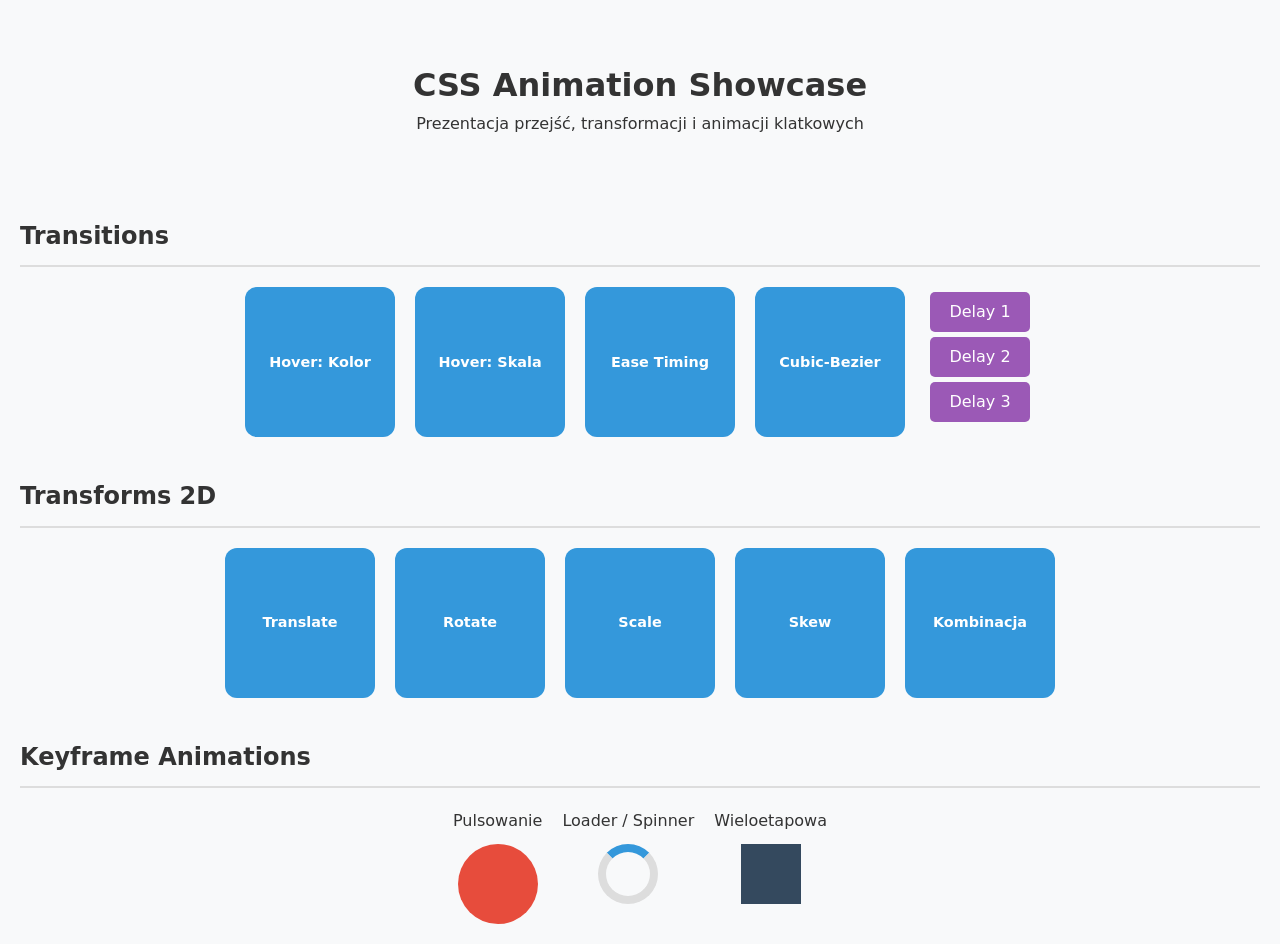
<file: Animacje i Transformacje/index.html>
<!DOCTYPE html>
<html lang="pl">
<head>
    <meta charset="UTF-8">
    <meta name="viewport" content="width=device-width, initial-scale=1.0">
    <title>CSS Animation Showcase</title>
    <link rel="stylesheet" href="style.css">
</head>
<body>

    <header>
        <h1 class="slide-in-text">CSS Animation Showcase</h1>
        <p>Prezentacja przejść, transformacji i animacji klatkowych</p>
    </header>

    <main>
        <section>
            <h2> Transitions</h2>
            <div class="showcase-grid">
                <div class="box trans-color">Hover: Kolor</div>
                <div class="box trans-scale">Hover: Skala</div>
                <div class="box trans-ease">Ease Timing</div>
                <div class="box trans-bezier">Cubic-Bezier</div>
                
                <div class="cascade-container">
                    <div class="cascade-item">Delay 1</div>
                    <div class="cascade-item">Delay 2</div>
                    <div class="cascade-item">Delay 3</div>
                </div>
            </div>
        </section>

        <section>
            <h2> Transforms 2D</h2>
            <div class="showcase-grid">
                <div class="box tf-translate">Translate</div>
                <div class="box tf-rotate">Rotate</div>
                <div class="box tf-scale">Scale</div>
                <div class="box tf-skew">Skew</div>
                <div class="box tf-combo">Kombinacja</div>
            </div>
        </section>

        <section>
            <h2> Keyframe Animations</h2>
            <div class="showcase-grid">
                <div class="animation-unit">
                    <p>Pulsowanie</p>
                    <div class="pulse-element"></div>
                </div>
                
                <div class="animation-unit">
                    <p>Loader / Spinner</p>
                    <div class="spinner"></div>
                </div>

                <div class="animation-unit">
                    <p>Wieloetapowa</p>
                    <div class="multi-stage"></div>
                </div>
            </div>
        </section>
    </main>

    </body>
</html>
</file>
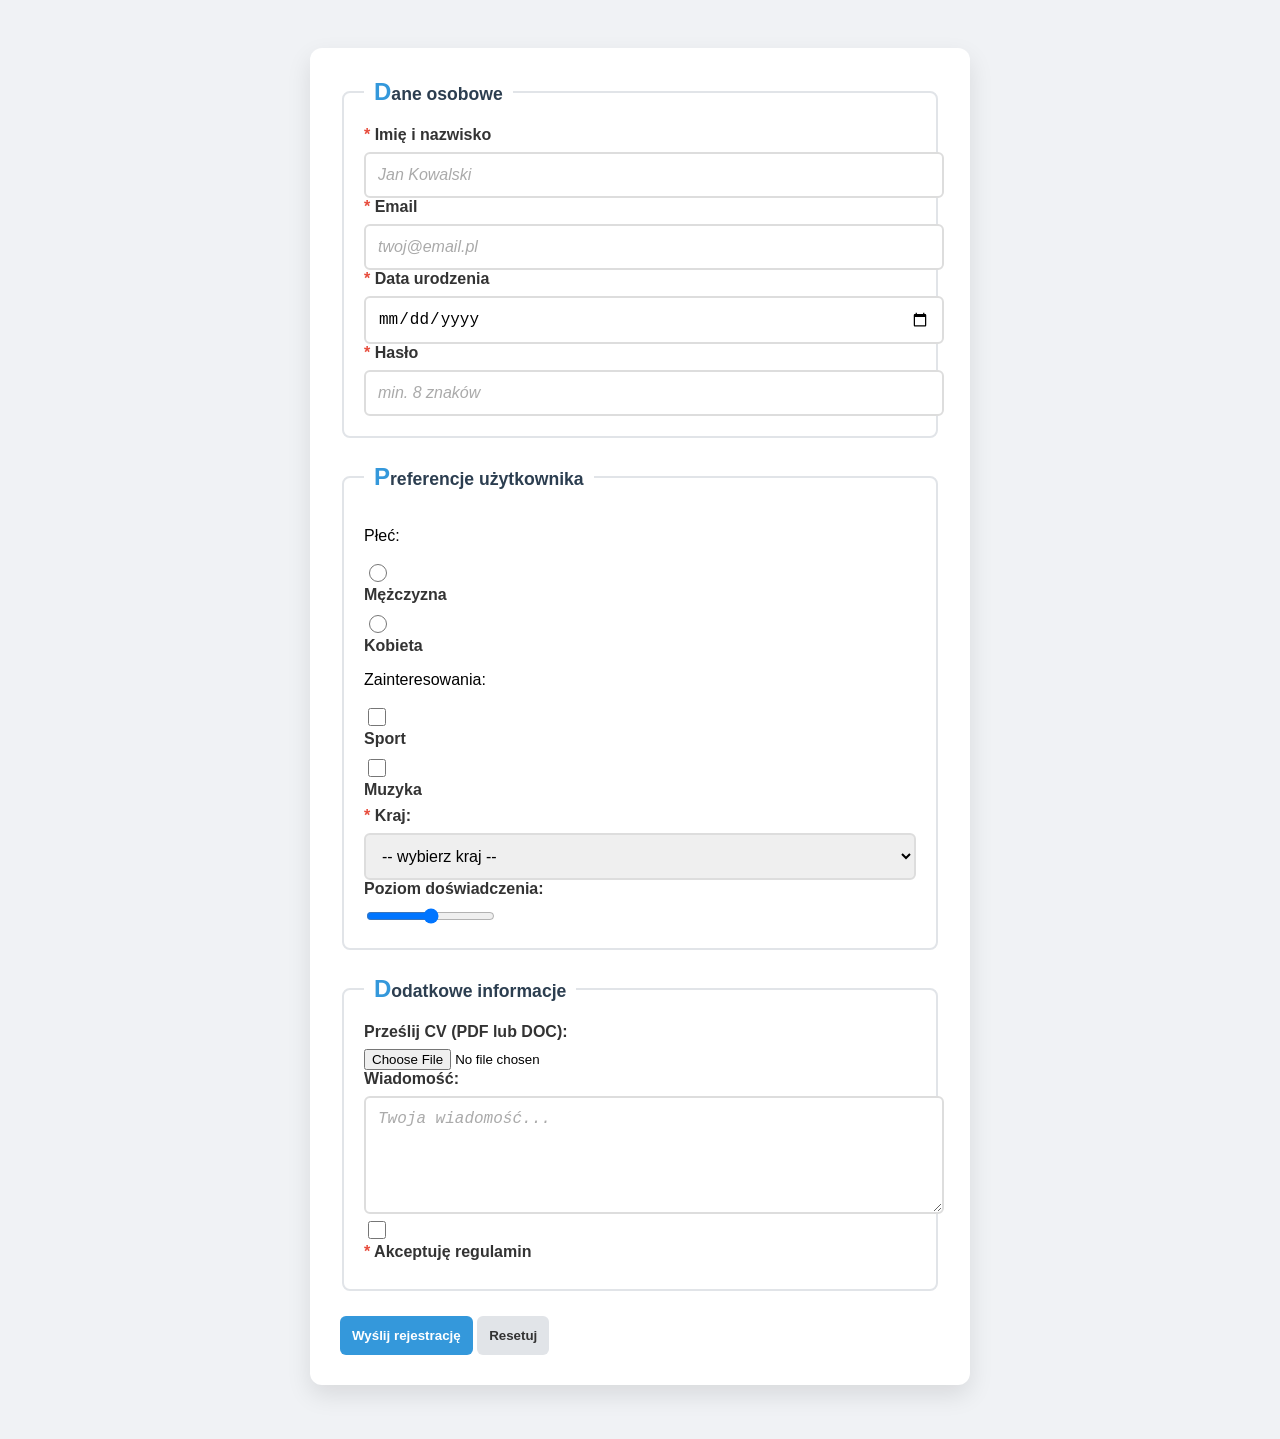
<file: Formularz kontaktowy/index.html>
<!DOCTYPE html>
<html lang="pl">
<head>
    <meta charset="UTF-8">
    <meta name="viewport" content="width=device-width, initial-scale=1.0">
    <title>Formularz Rejestracyjny</title>
    <link rel="stylesheet" href="style.css">
</head>
<body>

    <form action="#" method="post" enctype="multipart/form-data">

        <fieldset>
            <legend>Dane osobowe</legend>

            <div class="field-container">
                <label for="fullname" class="required">Imię i nazwisko</label>
                <input type="text" id="fullname" name="fullname" required autocomplete="name" placeholder="Jan Kowalski">
                <span class="status-icon"></span>
            </div>

            <div class="field-container">
                <label for="email" class="required">Email</label>
                <input type="email" id="email" name="email" required autocomplete="email" 
                       pattern="^[a-zA-Z0-9._%+-]+@[a-zA-Z0-9.-]+\.[a-zA-Z]{2,}$" placeholder="twoj@email.pl">
                <span class="status-icon"></span>
            </div>

            <div class="field-container">
                <label for="birthdate" class="required">Data urodzenia</label>
                <input type="date" id="birthdate" name="birthdate" required>
                <span class="status-icon"></span>
            </div>

            <div class="field-container">
                <label for="password" class="required">Hasło</label>
                <input type="password" id="password" name="password" required minlength="8" placeholder="min. 8 znaków">
                <span class="status-icon"></span>
            </div>
        </fieldset>

        <fieldset>
            <legend>Preferencje użytkownika</legend>

            <p>Płeć:</p>
            <div class="custom-radio-group">
                <input type="radio" id="male" name="gender" value="male">
                <label for="male">Mężczyzna</label>

                <input type="radio" id="female" name="gender" value="female">
                <label for="female">Kobieta</label>
            </div>

            <p>Zainteresowania:</p>
            <div class="custom-check-group">
                <input type="checkbox" id="sport" name="interests" value="sport">
                <label for="sport">Sport</label>

                <input type="checkbox" id="music" name="interests" value="music">
                <label for="music">Muzyka</label>
            </div>

            <div class="field-container">
                <label for="country" class="required">Kraj:</label>
                <select id="country" name="country" required>
                    <option value="">-- wybierz kraj --</option>
                    <option value="pl">Polska</option>
                    <option value="de">Niemcy</option>
                    <option value="fr">Francja</option>
                    <option value="es">Hiszpania</option>
                    <option value="uk">Wielka Brytania</option>
                    <option value="us">USA</option>
                </select>
            </div>

            <div class="field-container">
                <label for="experience_range">Poziom doświadczenia:</label>
                <input type="range" id="experience_range" name="experience" min="0" max="10" step="1">
            </div>
        </fieldset>

        <fieldset>
            <legend>Dodatkowe informacje</legend>

            <div class="field-container">
                <label for="cv">Prześlij CV (PDF lub DOC):</label>
                <input type="file" id="cv" name="cv" accept=".pdf, .doc">
            </div>

            <div class="field-container">
                <label for="message">Wiadomość:</label>
                <textarea id="message" name="message" rows="5" maxlength="500" placeholder="Twoja wiadomość..."></textarea>
            </div>

            <div class="field-container">
                <input type="checkbox" id="terms" name="terms" required>
                <label for="terms" class="required">Akceptuję regulamin</label>
            </div>

        </fieldset>

        <div class="button-group">
            <button type="submit">Wyślij rejestrację</button>
            <button type="reset">Resetuj</button>
        </div>

    </form>

</body>
</html>
</file>
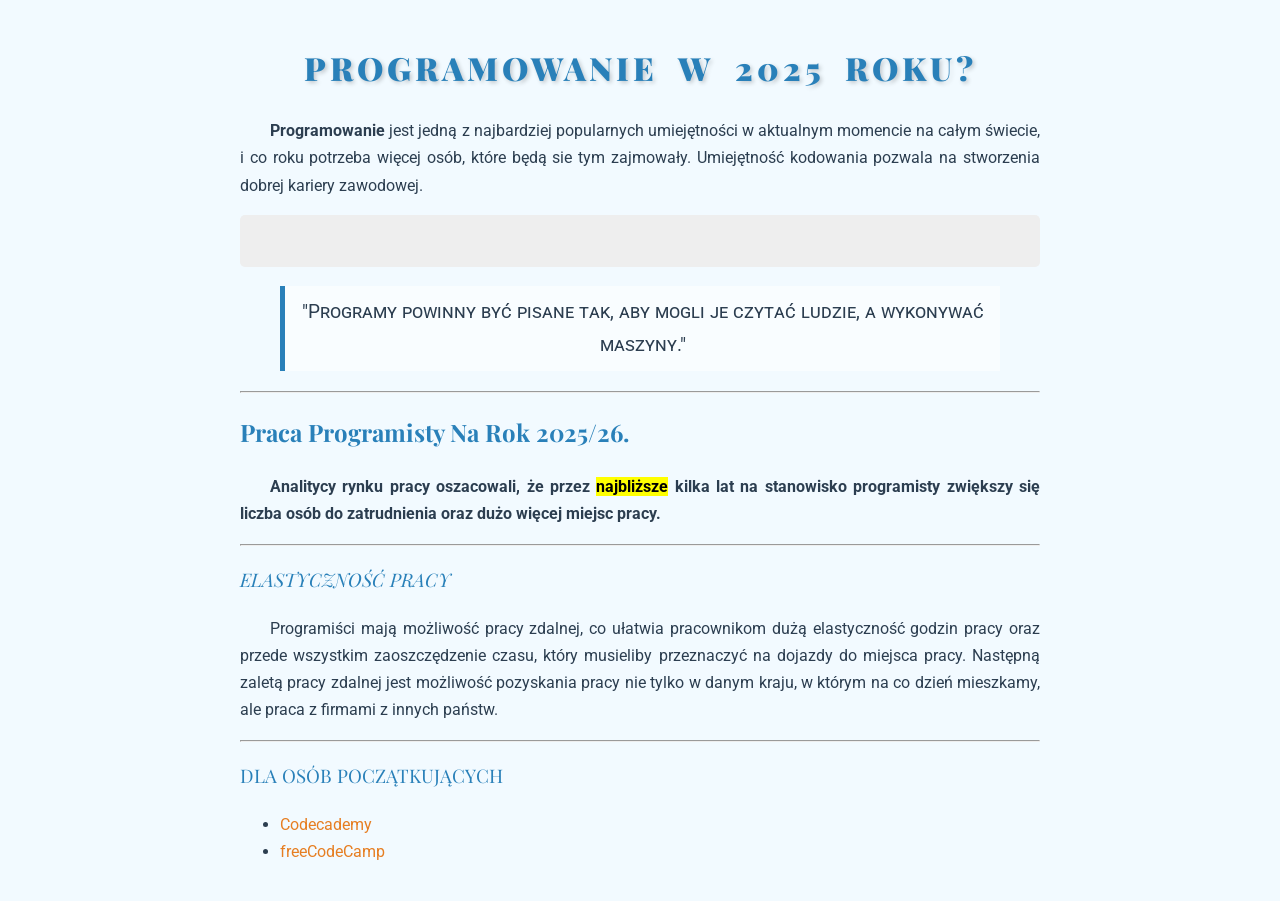
<file: Typografia i stylizacja/zadanie-css.html>
<!DOCTYPE html>
<html lang="pl">
<head>
    <meta charset="UTF-8">
    <meta name="author" content="MariuszFemin">
    <meta name="viewport" content="width=device-width, initial-scale=1.0">
    <meta name="description" content="Krótki artykuł o tym, dlaczego warto uczyć się programowania.">
    <title>Dlaczego warto uczyć sie programowania</title>
    
    <link href="https://fonts.googleapis.com/css2?family=Playfair+Display:wght@400;700;900&family=Roboto:wght@300;400;700&display=swap" rel="stylesheet">
    
    <link rel="stylesheet" href="style.css">
</head>
<body>
    <header>
        <h1>Programowanie w 2025 roku?</h1>
    </header>

    <main>
        <section>
            <p><strong>Programowanie</strong> jest jedną z najbardziej popularnych umiejętności w aktualnym momencie na całym świecie, i co roku potrzeba więcej osób, które będą sie tym zajmowały. Umiejętność kodowania pozwala na stworzenia dobrej kariery zawodowej.</p>
            <pre>
            </pre>
            <blockquote>"Programy powinny być pisane tak, aby mogli je czytać ludzie, a wykonywać maszyny."</blockquote>
        </section>

        <hr>

        <section>
            <h2>Praca programisty na rok 2025/26.</h2>
            <p><strong>Analitycy rynku pracy oszacowali, że przez <mark>najbliższe</mark> kilka lat na stanowisko programisty zwiększy się liczba osób do zatrudnienia oraz dużo więcej miejsc pracy.</strong></p>
        </section>

        <hr>

        <section>
            <h3><em>Elastyczność pracy</em></h3>
            <p>Programiści mają możliwość pracy zdalnej, co ułatwia pracownikom dużą elastyczność godzin pracy oraz przede wszystkim zaoszczędzenie czasu, który musieliby przeznaczyć na dojazdy do miejsca pracy. Następną zaletą pracy zdalnej jest możliwość pozyskania pracy nie tylko w danym kraju, w którym na co dzień mieszkamy, ale praca z firmami z innych państw.</p>
        </section>
        
        <hr>

        <section>
            <h3>Dla osób początkujących</h3>
            <ul>
                <li><a href="https://www.codecademy.com" target="_blank">Codecademy</a></li>
                <li><a href="https://www.freecodecamp.org" target="_blank">freeCodeCamp</a></li>
            </ul>
        </section>
    </main>
</body>
</html>
</file>
<file: Animacje i Transformacje/style.css>
* {
    box-sizing: border-box;
    margin: 0;
    padding: 0;
}

body {
    font-family: 'Segoe UI', system-ui, sans-serif;
    background-color: #f8f9fa;
    color: #333;
    line-height: 1.6;
    padding: 20px;
}

header {
    text-align: center;
    padding: 40px 0;
}

h2 {
    border-bottom: 2px solid #ddd;
    margin: 40px 0 20px;
    padding-bottom: 10px;
}

.showcase-grid {
    display: flex;
    flex-wrap: wrap;
    gap: 20px;
    justify-content: center;
}

.box {
    width: 150px;
    height: 150px;
    background-color: #3498db;
    color: white;
    display: flex;
    align-items: center;
    justify-content: center;
    text-align: center;
    border-radius: 12px;
    font-weight: bold;
    cursor: pointer;
    font-size: 0.9rem;
    padding: 10px;
}


.trans-color {
    transition: background-color 0.4s ease;
}
.trans-color:hover {
    background-color: #e67e22;
}

.trans-scale {
    transition: transform 0.3s ease-in-out;
}
.trans-scale:hover {
    transform: scale(1.2);
}

.trans-ease {
    transition: all 0.5s ease-in-out;
}
.trans-ease:hover {
    border-radius: 50%;
    transform: translateY(-10px);
}

.trans-bezier {
    transition: all 0.6s cubic-bezier(0.68, -0.55, 0.265, 1.55);
}
.trans-bezier:hover {
    transform: rotate(10deg) scale(1.1);
}

.cascade-container:hover .cascade-item {
    transform: translateY(-10px);
}

.cascade-item {
    width: 100px;
    height: 40px;
    background: #9b59b6;
    margin: 5px;
    border-radius: 5px;
    color: white;
    display: flex;
    align-items: center;
    justify-content: center;
    transition: transform 0.3s ease;
}

.cascade-item:nth-child(1) { transition-delay: 0.1s; }
.cascade-item:nth-child(2) { transition-delay: 0.2s; }
.cascade-item:nth-child(3) { transition-delay: 0.3s; }


.tf-translate:hover { transform: translate(20px, -20px); }
.tf-rotate:hover { transform: rotate(45deg); }
.tf-scale:hover { transform: scale(0.8, 1.5); }
.tf-skew:hover { transform: skew(20deg); }

.tf-combo:hover {
    transform: translate(10px, 10px) rotate(15deg) scale(1.1) skew(5deg);
}


@keyframes slideIn {
    from { opacity: 0; transform: translateY(-30px); }
    to { opacity: 1; transform: translateY(0); }
}

.slide-in-text {
    animation: slideIn 1s ease-out forwards;
}

@keyframes pulse {
    0% { transform: scale(1); opacity: 1; }
    100% { transform: scale(1.1); opacity: 0.7; }
}

.pulse-element {
    width: 80px;
    height: 80px;
    background-color: #e74c3c;
    border-radius: 50%;
    animation: pulse 0.8s infinite alternate;
}

@keyframes spin {
    0% { transform: rotate(0deg); }
    100% { transform: rotate(360deg); }
}

.spinner {
    width: 60px;
    height: 60px;
    border: 8px solid #ddd;
    border-top: 8px solid #3498db;
    border-radius: 50%;
    animation: spin 1s linear infinite;
}

@keyframes multiStage {
    0% { background-color: #34495e; transform: translateX(0); }
    50% { background-color: #2ecc71; transform: translateX(50px) rotate(90deg); border-radius: 20%; }
    100% { background-color: #34495e; transform: translateX(0); }
}

.multi-stage {
    width: 60px;
    height: 60px;
    background-color: #34495e;
    animation: multiStage 3s ease-in-out infinite;
}

.animation-unit {
    display: flex;
    flex-direction: column;
    align-items: center;
    gap: 10px;
}

/*
   - Transforms: Użyto transform-origin domyślnego (center).
   - Keyframes: Wykorzystano animation-direction: alternate dla efektu płynnego powrotu (pulsowanie).
   - Wydajność: Animacje oparte głównie na transform i opacity, co nie obciąża procesora.
*/
</file>
<file: Formularz kontaktowy/style.css>
body {
    font-family: 'Segoe UI', Tahoma, sans-serif;
    background-color: #f0f2f5;
    display: flex;
    justify-content: center;
    padding: 40px;
}

form {
    background: white;
    padding: 30px;
    border-radius: 12px;
    box-shadow: 0 10px 25px rgba(0,0,0,0.1);
    max-width: 600px;
    width: 100%;
}

fieldset {
    border: 2px solid #e1e4e8;
    border-radius: 8px;
    padding: 20px;
    margin-bottom: 25px;
    transition: all 0.3s ease;
}

fieldset:focus-within {
    border-color: #3498db;
    background-color: #f8fbff;
}

legend {
    font-weight: bold;
    padding: 0 10px;
    color: #2c3e50;
    font-size: 1.1rem;
}

legend::first-letter {
    font-size: 1.5rem;
    color: #3498db;
}

label {
    display: block;
    font-weight: 600;
    margin-bottom: 8px;
    color: #333;
}

label.required::before {
    content: '* ';
    color: #e74c3c;
}

input[type="text"],
input[type="email"],
input[type="password"],
input[type="date"],
input[type="url"],
select,
textarea {
    width: 100%;
    padding: 12px;
    border: 2px solid #ddd;
    border-radius: 6px;
    font-size: 1rem;
    transition: all 0.3s;
}

::placeholder {
    color: #aaa;
    font-style: italic;
}


input:hover, select:hover, textarea:hover {
    border-color: #bbb;
}

input:focus, select:focus, textarea:focus {
    outline: none;
    border-color: #3498db;
    box-shadow: 0 0 8px rgba(52, 152, 219, 0.3);
}

input:focus:invalid {
    border-color: #e74c3c;
}

input:focus:valid {
    border-color: #27ae60;
}

input:disabled {
    background-color: #f5f5f5;
    cursor: not-allowed;
    border-color: #eee;
}

.custom-controls {
    display: flex;
    gap: 15px;
    margin-bottom: 10px;
}

input[type="checkbox"],
input[type="radio"] {
    accent-color: #3498db;
    width: 18px;
    height: 18px;
    cursor: pointer;
}

.input-group {
    position: relative;
    margin-bottom: 15px;
}

.valid-icon::after {
    position: absolute;
    right: 15px;
    top: 40px;
    font-weight: bold;
}

input:focus:valid + .valid-icon::after {
    content: '✓';
    color: #27ae60;
}

input:focus:invalid + .valid-icon::after {
    content: '✗';
    color: #e74c3c;
}

.actions {
    display: flex;
    gap: 10px;
}

button {
    flex: 1;
    padding: 12px;
    border: none;
    border-radius: 6px;
    font-weight: bold;
    cursor: pointer;
    transition: 0.3s;
}

button[type="submit"] {
    background-color: #3498db;
    color: white;
}

button[type="submit"]:hover {
    background-color: #2980b9;
}

button[type="reset"] {
    background-color: #e1e4e8;
    color: #333;
}

button[type="reset"]:hover {
    background-color: #d1d4d8;
}

/*
   - Zastosowano :focus-within na fieldset, co podświetla grupę pól.
   - Walidacja wizualna oparta na pseudo-klasach :valid i :invalid.
   - Wykorzystano ::first-letter dla legendy i ::before dla pól wymaganych.
   - Ikony walidacji pojawiają się dzięki ::after na elemencie pomocniczym.
*/
</file>
<file: Typografia i stylizacja/style.css>
body {
    background-color: hsla(200, 100%, 95%, 0.5); /* HSL + Przezroczystość */
    color: #2C3E50; /* HEX */
    font-family: 'Roboto', Arial, sans-serif; /* Font główny + Fallback */
    line-height: 1.7; /* Kryterium C.6 */
    max-width: 800px;
    margin: 0 auto;
    padding: 20px;
}

h1, h2, h3 {
    font-family: 'Playfair Display', Georgia, serif; 
    color: rgb(41, 128, 185); 
    text-transform: uppercase; 
}

h1 {
    font-weight: 900; 
    text-align: center;
    letter-spacing: 4px; 
    word-spacing: 10px; 
    text-shadow: 2px 2px 4px rgba(0, 0, 0, 0.2);
}

h2 {
    font-weight: 700;
    text-transform: capitalize;
}

h3 {
    font-weight: 400;
}


blockquote {
    font-variant: small-caps;
    font-size: 1.2rem;
    text-align: center;
    border-left: 5px solid #2980B9;
    padding: 10px;
    background: rgba(255, 255, 255, 0.6); 
}


section p {
    text-indent: 30px;
    text-align: justify;
}


a {
    color: #E67E22;
    text-decoration: none; 
    transition: 0.3s;
}

a:hover {
    text-decoration: underline; 
    color: #D35400;
}


pre {
    background-color: #eee;
    padding: 15px;
    border-radius: 5px;
    text-align: left;
}
</file>
